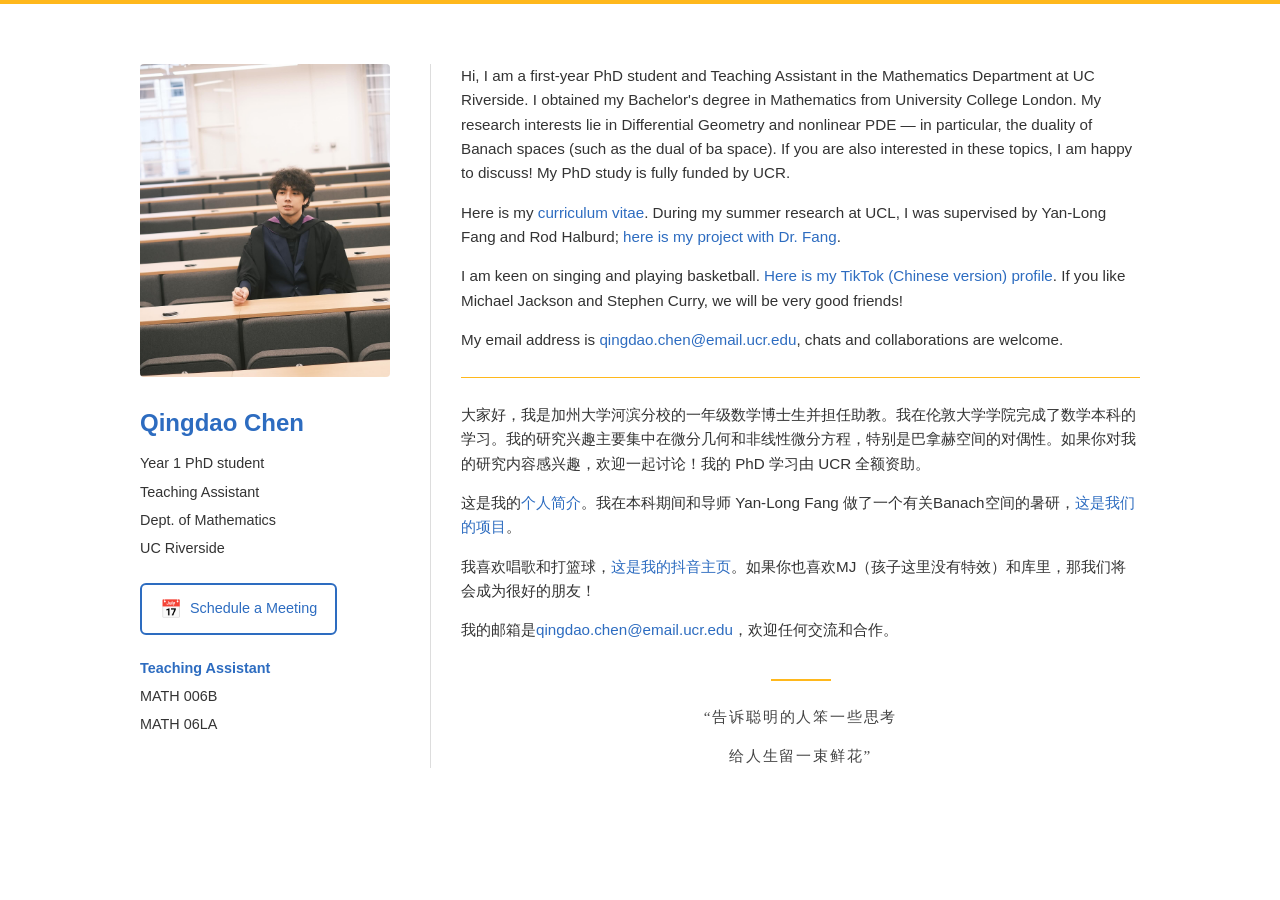
<file: index.html>
<!DOCTYPE html>
<html lang="en">
<head>
    <meta charset="UTF-8">
    <meta name="viewport" content="width=device-width, initial-scale=1.0">
    <title>Qingdao Chen</title>
    <meta name="description" content="Qingdao Chen — PhD student in Mathematics at UC Riverside. Research interests: differential geometry and nonlinear PDE. Bachelor's degree from University College London.">
    <meta property="og:title" content="Qingdao Chen">
    <meta property="og:description" content="PhD student in Mathematics at UC Riverside. Research interests: differential geometry and nonlinear PDE.">
    <meta property="og:type" content="website">
    <meta property="og:url" content="https://froggyharry.github.io/">
    <meta property="og:image" content="https://froggyharry.github.io/images/1.jpg">
    <link rel="icon" href="data:image/svg+xml,<svg xmlns=%22http://www.w3.org/2000/svg%22 viewBox=%220 0 100 100%22><text y=%22.9em%22 font-size=%2290%22>🐸</text></svg>">
    <link rel="stylesheet" href="css/style.css">
</head>
<body>
    <div class="container">
        <div class="left-column">
            <img src="images/1.jpg" alt="Qingdao Chen" class="profile-img">
            <h1>Qingdao Chen</h1>
            <p>Year 1 PhD student</p>
            <p>Teaching Assistant</p>
            <p>Dept. of Mathematics</p>
            <p>UC Riverside</p>
            <a href="https://froggyharry.github.io/dating-app-friend/" class="booking-btn" target="_blank" rel="noopener">
                <span class="booking-icon">📅</span>
                <span>Schedule a Meeting</span>
            </a>
            <p class="ta-heading">Teaching Assistant</p>
            <p>MATH 006B</p>
            <p>MATH 06LA</p>
        </div>
        <div class="right-column">
            <p>Hi, I am a first-year PhD student and Teaching Assistant in the Mathematics Department at UC Riverside. I obtained my Bachelor's degree in Mathematics from University College London. My research interests lie in Differential Geometry and nonlinear PDE — in particular, the duality of Banach spaces (such as the dual of ba space). If you are also interested in these topics, I am happy to discuss! My PhD study is fully funded by UCR.</p>
            <p>Here is my <a href="curriculum vitae.pdf">curriculum vitae</a>. During my summer research at UCL, I was supervised by Yan-Long Fang and Rod Halburd; <a href="Dual_Space.pdf">here is my project with Dr. Fang</a>.</p>
            <p>I am keen on singing and playing basketball. <a href="https://v.douyin.com/UPErTITg--M/" target="_blank" rel="noopener">Here is my TikTok (Chinese version) profile</a>. If you like Michael Jackson and Stephen Curry, we will be very good friends!</p>
            <p>My email address is <a href="mailto:qingdao.chen@email.ucr.edu">qingdao.chen@email.ucr.edu</a>, chats and collaborations are welcome.</p>
            <hr>
            <p>大家好，我是加州大学河滨分校的一年级数学博士生并担任助教。我在伦敦大学学院完成了数学本科的学习。我的研究兴趣主要集中在微分几何和非线性微分方程，特别是巴拿赫空间的对偶性。如果你对我的研究内容感兴趣，欢迎一起讨论！我的 PhD 学习由 UCR 全额资助。</p>
            <p>这是我的<a href="curriculum vitae.pdf">个人简介</a>。我在本科期间和导师 Yan-Long Fang 做了一个有关Banach空间的暑研，<a href="Dual_Space.pdf">这是我们的项目</a>。</p>
            <p>我喜欢唱歌和打篮球，<a href="https://v.douyin.com/UPErTITg--M/" target="_blank" rel="noopener">这是我的抖音主页</a>。如果你也喜欢MJ（孩子这里没有特效）和库里，那我们将会成为很好的朋友！</p>
            <p>我的邮箱是<a href="mailto:qingdao.chen@email.ucr.edu">qingdao.chen@email.ucr.edu</a>，欢迎任何交流和合作。</p>

            <div class="signature">
                <p class="signature-zh">“告诉聪明的人笨一些思考</p>
                <p class="signature-zh">给人生留一束鲜花”</p>
            </div>
        </div>
    </div>
    <script src="js/script.js"></script>
</body>

</html>
</file>
<file: css/style.css>
/* 全局样式 */
* {
    margin: 0;
    padding: 0;
    box-sizing: border-box;
}

body {
    font-family: -apple-system, BlinkMacSystemFont, 'Segoe UI', Roboto, Oxygen, Ubuntu, Cantarell, sans-serif;
    line-height: 1.6;
    color: #333;
    background-color: #fff;
    padding: 60px 20px;
    border-top: 4px solid #FFB81C;
}

.container {
    display: flex;
    max-width: 1000px;
    margin: 0 auto;
    gap: 40px;
}

/* 左侧栏样式 */
.left-column {
    width: 250px;
    flex-shrink: 0;
}

.profile-img {
    width: 100%;
    border-radius: 4px;
    margin-bottom: 20px;
}

.left-column h1 {
    font-size: 1.5rem;
    font-weight: 600;
    margin-bottom: 10px;
    color: #2D6CC0;
}

.left-column p {
    font-size: 0.9rem;
    margin-bottom: 5px;
}

.booking-btn {
    display: inline-flex;
    align-items: center;
    gap: 8px;
    margin-top: 18px;
    padding: 10px 18px;
    background: #fff;
    color: #2D6CC0;
    border: 2px solid #2D6CC0;
    border-radius: 6px;
    font-size: 0.9rem;
    text-decoration: none;
    transition: all 0.2s;
}

.booking-btn:hover {
    background: #2D6CC0;
    color: #fff;
    text-decoration: none;
}

.booking-icon {
    font-size: 1.1rem;
}

.links {
    margin-top: 20px;
}

.link-item {
    display: block;
    font-size: 0.9rem;
    color: #333;
    text-decoration: none;
    margin-bottom: 8px;
}

.link-icon {
    margin-right: 5px;
}

.updated {
    margin-top: 30px;
    font-size: 0.8rem;
    color: #666;
}

/* 右侧栏样式 */
.right-column {
    flex: 1;
    min-width: 0;
    border-left: 1px solid #ddd;
    padding-left: 30px;
}

.right-column p {
    margin-bottom: 15px;
    font-size: 0.95rem;
}

.right-column strong {
    font-weight: 600;
}

.right-column a {
    color: #2D6CC0;
    text-decoration: none;
}

.right-column a:hover {
    text-decoration: underline;
}

hr {
    border: none;
    border-top: 1px solid #FFB81C;
    margin: 25px 0;
}

.right-column h2 {
    font-size: 1.2rem;
    font-weight: 600;
    margin-bottom: 15px;
}

.visits-list, .publications-list {
    list-style-type: none;
}

.visits-list li {
    margin-bottom: 10px;
    font-size: 0.95rem;
}

.publications-list li {
    margin-bottom: 15px;
    font-size: 0.95rem;
}

.pub-number {
    font-weight: 600;
    margin-right: 5px;
}

.pub-details {
    font-size: 0.85rem;
    color: #666;
}

.pub-topic {
    font-size: 0.85rem;
    color: #666;
    font-style: italic;
}

/* 响应式设计 */
@media (max-width: 768px) {
    .container {
        flex-direction: column;
    }
    
    .left-column {
        width: 100%;
        text-align: center;
    }
    
    .profile-img {
        max-width: 200px;
        margin: 0 auto 20px;
    }
}

/* 左栏 TA 标题 */
.ta-heading {
    margin-top: 22px;
    font-size: 1rem;
    font-weight: 600;
    color: #2D6CC0;
    margin-bottom: 6px;
}

/* 中文个性签名(位于中文段落下方) */
.signature {
    margin: 36px 0 0;
    text-align: center;
}

.signature::before {
    content: '';
    display: block;
    width: 60px;
    height: 2px;
    background: #FFB81C;
    margin: 0 auto 24px;
}

.signature-zh {
    font-family: 'Xingkai SC', 'STXingkai', '华文行楷', 'Kaiti SC', 'STKaiti', 'KaiTi', '楷体', serif;
    font-size: 1rem;
    color: #444;
    letter-spacing: 0.12em;
    margin: 0 0 8px;
}

.signature-zh:last-child {
    margin-bottom: 0;
}

@media (max-width: 768px) {
    .signature-zh {
        font-size: 0.9rem;
    }
}
</file>
